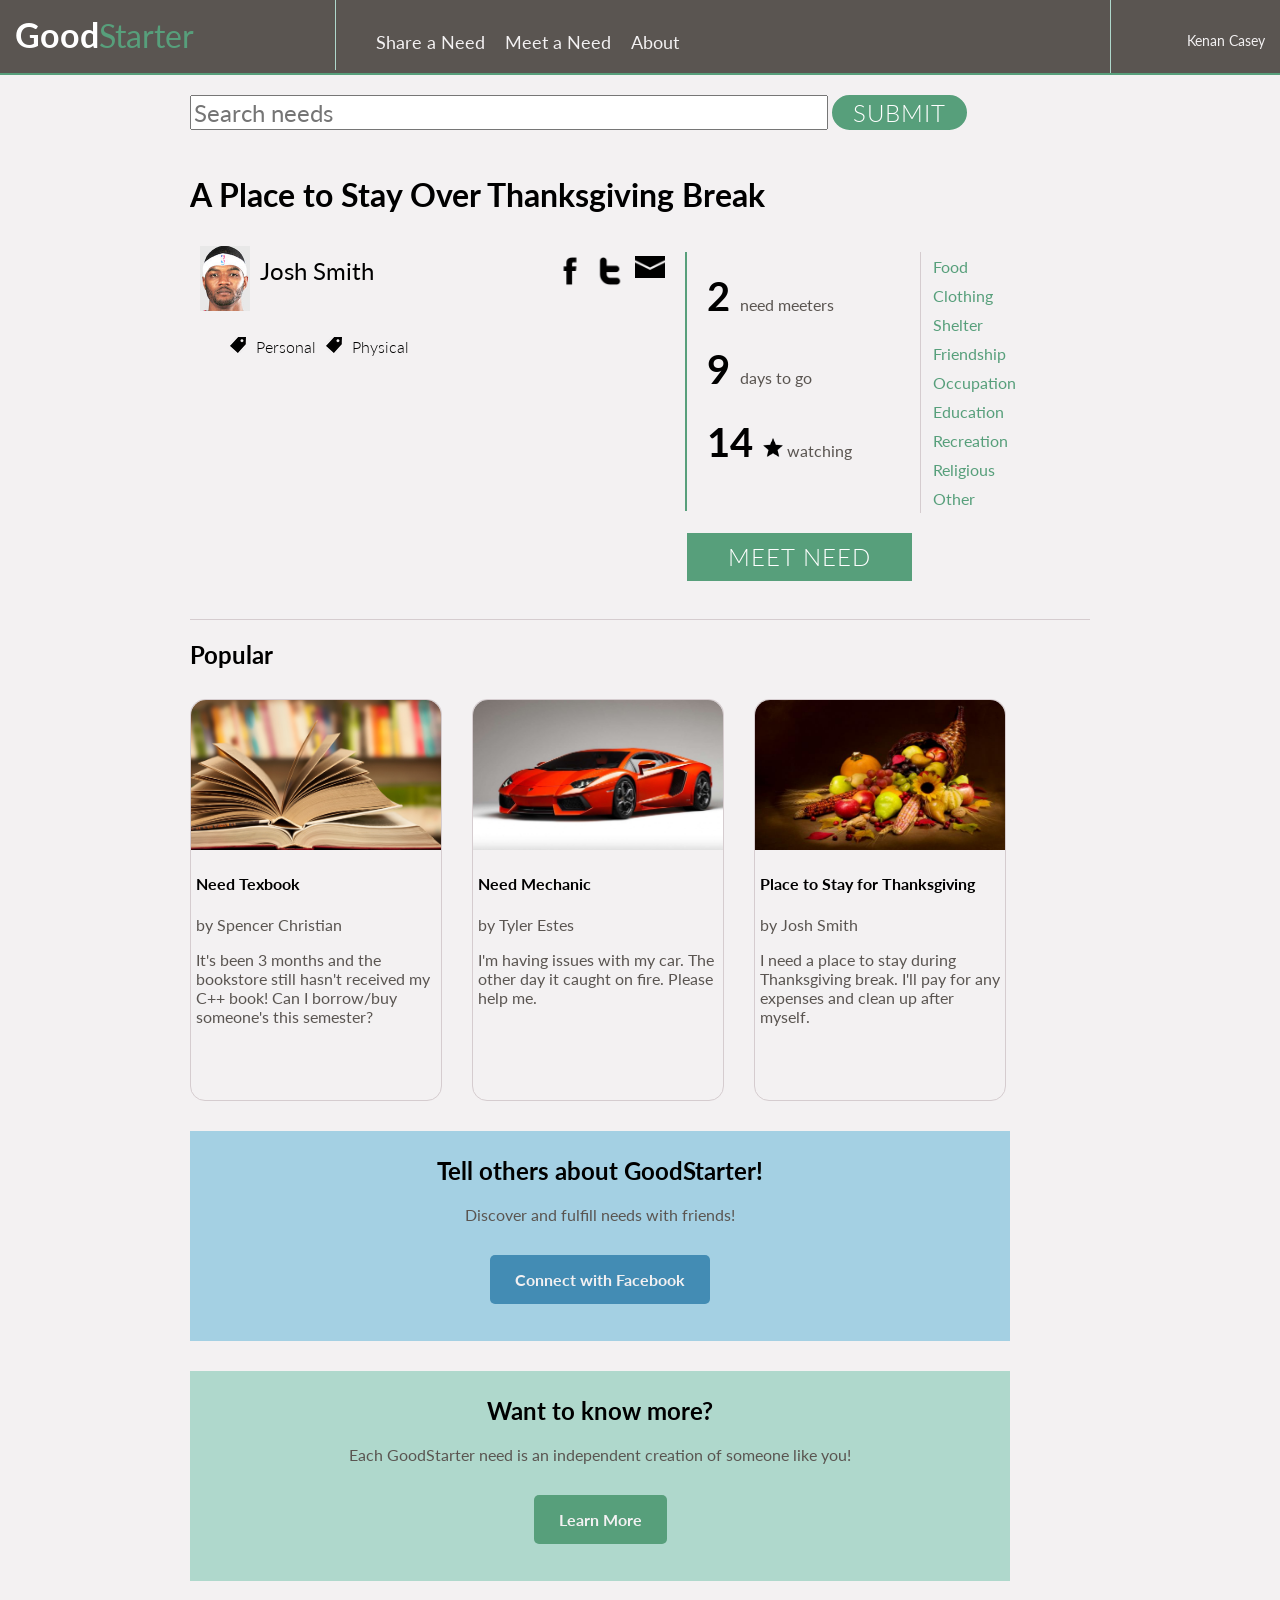
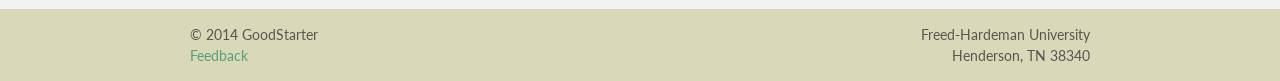
<file: index.html>
<!DOCTYPE html>

<head>
    <meta charset="utf-8">
    <meta http-equiv="X-UA-Compatible" content="IE=edge,chrome=1">
    <title>GoodStarter | Start something good.</title>
    <meta name="description" content="">
    <meta name="viewport" content="width=device-width initial-scale=1.0">

    <link href="css/normalize.css" rel='stylesheet' type='text/css'>
    <link href='http://fonts.googleapis.com/css?family=Lato:100,300,400,700,900' rel='stylesheet' type='text/css'>
    <link  href="css/modal.css" rel='stylesheet' type='text/css'>
    <link href="css/style.css" rel='stylesheet' type='text/css'>
    <script src="js/modernizr.custom.js"></script>
</head>

<body>
    
    <div class="md-modal md-effect-1" id="modal-1">
                    <div class="md-content">
                        <h3>Meet Need</h3>
                        <div>
                            <h4>Connect and Help </h4>
                            <label>email
                                <br />
                                <input type="text" name="email" id="email" placeholder="email@gmail.com"/>
                            </label>
                            
                            <label>message
                                <br />
                                <textarea name="message" id="message"  placeholder="I want to help you!" > </textarea>
                            </label>

                            <button class="md-close beautifulButton"> Send </button>
                            
                            
                            <button class="md-close cancelButton"> cancel </button>
                        </div>
                    </div>
                </div>
    
    <div class="globalContainer" > 

    <!--<div class="wrapper"> -->
    <header>

        <a id="logo" href="index.html"> <b>Good</b>Starter</a>
        <nav>
            <ul>
                <li>
                    <a href="#">Share a Need </a>
                </li>
                <li>
                    <a href="#">Meet a Need </a>
                </li>
                <li>
                    <a href="#">About</a>
                </li>

            </ul>
        </nav>


        <a id="userName" href="#"> Kenan Casey </a> 

    </header>

    
    
    <div class="container">
        
        <form action="#">
            <input type="search" id="search" placeholder="Search needs" />
            <input type="submit" id="submit" />
        </form>
        
        <section id="description">

            <h1> A Place to Stay Over Thanksgiving Break </h1>

            <div class="twoThirdsCol">

                <div id="authorInfo">
                    <img src="img/josh-smith.jpg" width="50px" />
                    <h2> Josh Smith </h2>

                    <ul>
                        <li>
                            <a href="#">
                                <img src="img/facebook31.png" />
                            </a>
                        </li>
                        <li>
                            <a href="#">
                                <img src="img/twitter20.png" />
                            </a>
                        </li>
                        <li>  
                            <a href="#">
                                <img src="img/new51.png" />
                            </a>
                        </li>
                    </ul>

                </div>

                <ul id="tags">
                    <li>Personal</li>
                    <li>Physical</li>
                </ul>

                <div class="video">
                    <iframe width="600" height="400" src="//www.youtube.com/embed/01TL9bUWr6I" frameborder="0" allowfullscreen=""></iframe>
                </div>

            </div>

            <div class="oneThirdCol">
                <ul id="stats">
                    <li> <span class="bigNumber"> 2 </span>
                        <span class="statDescription"> need meeters </span>
                    </li>
                    <li> <span class="bigNumber"> 9 </span>
                        <span class="statDescription"> days to go </span>
                    </li>
                    <li> <span class="bigNumber"> 14 </span> 
                        <img src="img/star138.png">
                        <span class="statDescription"> watching </span>
                    </li>
                </ul>

                <a class="beautifulButton md-trigger" data-modal="modal-1" href="#"> Meet Need</a>

                

            </div>
            
            <div id="categories">
                <ul>
                    <li><a href="#">Food</a></li>
                    <li><a href="#">Clothing</a></li>
                    <li><a href="#">Shelter</a></li>
                    <li><a href="#">Friendship</a></li>
                    <li><a href="#">Occupation</a></li>
                    <li><a href="#">Education</a></li>
                    <li><a href="#">Recreation</a></li>
                    <li><a href="#">Religious</a></li>
                    <li><a href="#">Other</a></li>
                </ul>
            </div>  

        </section>
        
        
        
        <section id="popular">
            <h2>Popular</h2>
            <div class="popular-box">
                <a href="#"><img src="img/books.jpg" alt="something1"/></a>
                <h4><a href="#">Need Texbook</a></h4>
                <p>by Spencer Christian</p>
                <p>It's been 3 months and the bookstore still hasn't received my C++ book!  Can I borrow/buy someone's this semester?</p>
            </div>
            <div class="popular-box">
                <a href="#"><img src="img/lamborgini.jpg" alt="something1"/></a>
                <h4><a href="#">Need Mechanic</a></h4>
                <p>by Tyler Estes</p>
                <p>I'm having issues with my car.  The other day it caught on fire.  Please help me.</p>
            </div>            
            <div class="popular-box">
                <a href="#"><img src="img/thanksgiving.jpg" alt="something1"/></a>
                <h4><a href="#">Place to Stay for Thanksgiving</a></h4>
                <p>by Josh Smith</p>
                <p>I need a place to stay during Thanksgiving break.  I'll pay for any expenses and clean up after myself.</p>
            </div>            
        </section>
        
        <section id="social">
            <h2>Tell others about GoodStarter!</h2>
            <p>Discover and fulfill needs with friends!</p>
            <a href="#">Connect with Facebook</a>
        </section>        
        
        <section id="learnMore">
            <h2>Want to know more?</h2>
            <p>Each GoodStarter need is an independent creation of someone like you!</p>
            <a href="#">Learn More</a>
        </section>
        
        
    </div>

    <div class="md-overlay"></div>
    <!-- the overlay element -->

    <!--<div class="push"></div> -->

    <!--</div> -->
    <footer>
        <div class="container">

            <div class="fl">

                <p>&copy; 2014 GoodStarter
                    <br /> <a href="#">Feedback</a> 
                </p>

            </div>           
            
            
            
            <div class="fr">
                <p>Freed-Hardeman University
                    <br />Henderson, TN 38340</p>
                <!--<img src="img/fhu_logo.png" /> -->
            </div>
        </div>
    </footer>

    
    
    </div> <!-- end globalContainer --> 
    
    <div class="md-overlay"> </div>
    <!-- the overlay element -->

    <!-- classie.js by @desandro: https://github.com/desandro/classie -->
    <script src="js/classie.js"></script>
    <script src="js/modalEffects.js"></script>

    <!-- for the blur effect -->
    <!-- by @derSchepp https://github.com/Schepp/CSS-Filters-Polyfill -->
    <script>
        // this is important for IEs
        var polyfilter_scriptpath = '/js/';
    </script>
    <script src="js/cssParser.js"></script>
    <script src="js/css-filters-polyfill.js"></script>

</body>

</html>
</file>
<file: css/modal.css>
/* General styles for the modal */

/* 
Styles for the html/body for special modal where we want 3d effects
Note that we need a container wrapping all content on the page for the 
perspective effects (not including the modals and the overlay).
*/
.md-perspective,
.md-perspective body {
	height: 100%;
	overflow: hidden;
}

.md-perspective body  {
	background: #222;
	-webkit-perspective: 600px;
	-moz-perspective: 600px;
	perspective: 600px;
}

.container {
	min-height: 100%;
}

.md-modal {
	position: fixed;
	top: 50%;
	left: 50%;
	width: 50%;
	max-width: 730px;
	min-width: 320px;
	height: auto;
	z-index: 2000;
	visibility: hidden;
	-webkit-backface-visibility: hidden;
	-moz-backface-visibility: hidden;
	backface-visibility: hidden;
	-webkit-transform: translateX(-50%) translateY(-50%);
	-moz-transform: translateX(-50%) translateY(-50%);
	-ms-transform: translateX(-50%) translateY(-50%);
	transform: translateX(-50%) translateY(-50%);
}

.md-show {
	visibility: visible;
}

.md-overlay {
	position: fixed;
	width: 100%;
	height: 100%;
	visibility: hidden;
	top: 0;
	left: 0;
	z-index: 1000;
	opacity: 0;
	background: rgba(87,159,123,0.35);
	-webkit-transition: all 0.3s;
	-moz-transition: all 0.3s;
	transition: all 0.3s;
}

.md-show ~ .md-overlay {
	opacity: 1;
	visibility: visible;
}

/* Content styles */
.md-content {
	color: #fff;
	background: rgb(87,159,123);
	position: relative;
	border-radius: 3px;
	margin: 0 auto;
}

.md-content h3 {
	margin: 0;
	padding: 0.4em;
	text-align: center;
	font-size: 2.4em;
	font-weight: 300;
	opacity: 0.8;
	background: rgba(0,0,0,0.1);
	border-radius: 3px 3px 0 0;
}

.md-content > div {
	padding: 15px 40px 30px;
	margin: 0;
	font-weight: 300;
	font-size: 1.15em;
}

.md-content > div p {
	margin: 0;
	padding: 10px 0;
}

.md-content > div ul {
	margin: 0;
	padding: 0 0 30px 20px;
}

.md-content > div ul li {
	padding: 5px 0;
}

/*.md-content button {
	display: block;
	margin: 0 auto;
}*/

.md-content h4 {
    font-weight: 300;
    font-size: 1.5em;
    line-height: 2.0em;
    margin:0;
}

/* Individual modal styles with animations/transitions */

/* Effect 1: Fade in and scale up */
.md-effect-1 .md-content {
	-webkit-transform: scale(0.7);
	-moz-transform: scale(0.7);
	-ms-transform: scale(0.7);
	transform: scale(0.7);
	opacity: 0;
	-webkit-transition: all 0.3s;
	-moz-transition: all 0.3s;
	transition: all 0.3s;
}

.md-show.md-effect-1 .md-content {
	-webkit-transform: scale(1);
	-moz-transform: scale(1);
	-ms-transform: scale(1);
	transform: scale(1);
	opacity: 1;
}

/* Effect 2: Slide from the right */
.md-effect-2 .md-content {
	-webkit-transform: translateX(20%);
	-moz-transform: translateX(20%);
	-ms-transform: translateX(20%);
	transform: translateX(20%);
	opacity: 0;
	-webkit-transition: all 0.3s cubic-bezier(0.25, 0.5, 0.5, 0.9);
	-moz-transition: all 0.3s cubic-bezier(0.25, 0.5, 0.5, 0.9);
	transition: all 0.3s cubic-bezier(0.25, 0.5, 0.5, 0.9);
}

.md-show.md-effect-2 .md-content {
	-webkit-transform: translateX(0);
	-moz-transform: translateX(0);
	-ms-transform: translateX(0);
	transform: translateX(0);
	opacity: 1;
}

/* Effect 3: Slide from the bottom */
.md-effect-3 .md-content {
	-webkit-transform: translateY(20%);
	-moz-transform: translateY(20%);
	-ms-transform: translateY(20%);
	transform: translateY(20%);
	opacity: 0;
	-webkit-transition: all 0.3s;
	-moz-transition: all 0.3s;
	transition: all 0.3s;
}

.md-show.md-effect-3 .md-content {
	-webkit-transform: translateY(0);
	-moz-transform: translateY(0);
	-ms-transform: translateY(0);
	transform: translateY(0);
	opacity: 1;
}

/* Effect 4: Newspaper */
.md-effect-4 .md-content {
	-webkit-transform: scale(0) rotate(720deg);
	-moz-transform: scale(0) rotate(720deg);
	-ms-transform: scale(0) rotate(720deg);
	transform: scale(0) rotate(720deg);
	opacity: 0;
}

.md-show.md-effect-4 ~ .md-overlay,
.md-effect-4 .md-content {
	-webkit-transition: all 0.5s;
	-moz-transition: all 0.5s;
	transition: all 0.5s;
}

.md-show.md-effect-4 .md-content {
	-webkit-transform: scale(1) rotate(0deg);
	-moz-transform: scale(1) rotate(0deg);
	-ms-transform: scale(1) rotate(0deg);
	transform: scale(1) rotate(0deg);
	opacity: 1;
}

/* Effect 5: fall */
.md-effect-5.md-modal {
	-webkit-perspective: 1300px;
	-moz-perspective: 1300px;
	perspective: 1300px;
}

.md-effect-5 .md-content {
	-webkit-transform-style: preserve-3d;
	-moz-transform-style: preserve-3d;
	transform-style: preserve-3d;
	-webkit-transform: translateZ(600px) rotateX(20deg); 
	-moz-transform: translateZ(600px) rotateX(20deg); 
	-ms-transform: translateZ(600px) rotateX(20deg); 
	transform: translateZ(600px) rotateX(20deg); 
	opacity: 0;
}

.md-show.md-effect-5 .md-content {
	-webkit-transition: all 0.3s ease-in;
	-moz-transition: all 0.3s ease-in;
	transition: all 0.3s ease-in;
	-webkit-transform: translateZ(0px) rotateX(0deg);
	-moz-transform: translateZ(0px) rotateX(0deg);
	-ms-transform: translateZ(0px) rotateX(0deg);
	transform: translateZ(0px) rotateX(0deg); 
	opacity: 1;
}

/* Effect 6: side fall */
.md-effect-6.md-modal {
	-webkit-perspective: 1300px;
	-moz-perspective: 1300px;
	perspective: 1300px;
}

.md-effect-6 .md-content {
	-webkit-transform-style: preserve-3d;
	-moz-transform-style: preserve-3d;
	transform-style: preserve-3d;
	-webkit-transform: translate(30%) translateZ(600px) rotate(10deg); 
	-moz-transform: translate(30%) translateZ(600px) rotate(10deg);
	-ms-transform: translate(30%) translateZ(600px) rotate(10deg);
	transform: translate(30%) translateZ(600px) rotate(10deg); 
	opacity: 0;
}

.md-show.md-effect-6 .md-content {
	-webkit-transition: all 0.3s ease-in;
	-moz-transition: all 0.3s ease-in;
	transition: all 0.3s ease-in;
	-webkit-transform: translate(0%) translateZ(0) rotate(0deg);
	-moz-transform: translate(0%) translateZ(0) rotate(0deg);
	-ms-transform: translate(0%) translateZ(0) rotate(0deg);
	transform: translate(0%) translateZ(0) rotate(0deg);
	opacity: 1;
}

/* Effect 7:  slide and stick to top */
.md-effect-7{
	top: 0;
	-webkit-transform: translateX(-50%);
	-moz-transform: translateX(-50%);
	-ms-transform: translateX(-50%);
	transform: translateX(-50%);
}

.md-effect-7 .md-content {
	-webkit-transform: translateY(-200%);
	-moz-transform: translateY(-200%);
	-ms-transform: translateY(-200%);
	transform: translateY(-200%);
	-webkit-transition: all .3s;
	-moz-transition: all .3s;
	transition: all .3s;
	opacity: 0;
}

.md-show.md-effect-7 .md-content {
	-webkit-transform: translateY(0%);
	-moz-transform: translateY(0%);
	-ms-transform: translateY(0%);
	transform: translateY(0%);
	border-radius: 0 0 3px 3px;
	opacity: 1;
}

/* Effect 8: 3D flip horizontal */
.md-effect-8.md-modal {
	-webkit-perspective: 1300px;
	-moz-perspective: 1300px;
	perspective: 1300px;
}

.md-effect-8 .md-content {
	-webkit-transform-style: preserve-3d;
	-moz-transform-style: preserve-3d;
	transform-style: preserve-3d;
	-webkit-transform: rotateY(-70deg);
	-moz-transform: rotateY(-70deg);
	-ms-transform: rotateY(-70deg);
	transform: rotateY(-70deg);
	-webkit-transition: all 0.3s;
	-moz-transition: all 0.3s;
	transition: all 0.3s;
	opacity: 0;
}

.md-show.md-effect-8 .md-content {
	-webkit-transform: rotateY(0deg);
	-moz-transform: rotateY(0deg);
	-ms-transform: rotateY(0deg);
	transform: rotateY(0deg);
	opacity: 1;
}

/* Effect 9: 3D flip vertical */
.md-effect-9.md-modal {
	-webkit-perspective: 1300px;
	-moz-perspective: 1300px;
	perspective: 1300px;
}

.md-effect-9 .md-content {
	-webkit-transform-style: preserve-3d;
	-moz-transform-style: preserve-3d;
	transform-style: preserve-3d;
	-webkit-transform: rotateX(-70deg);
	-moz-transform: rotateX(-70deg);
	-ms-transform: rotateX(-70deg);
	transform: rotateX(-70deg);
	-webkit-transition: all 0.3s;
	-moz-transition: all 0.3s;
	transition: all 0.3s;
	opacity: 0;
}

.md-show.md-effect-9 .md-content {
	-webkit-transform: rotateX(0deg);
	-moz-transform: rotateX(0deg);
	-ms-transform: rotateX(0deg);
	transform: rotateX(0deg);
	opacity: 1;
}

/* Effect 10: 3D sign */
.md-effect-10.md-modal {
	-webkit-perspective: 1300px;
	-moz-perspective: 1300px;
	perspective: 1300px;
}

.md-effect-10 .md-content {
	-webkit-transform-style: preserve-3d;
	-moz-transform-style: preserve-3d;
	transform-style: preserve-3d;
	-webkit-transform: rotateX(-60deg);
	-moz-transform: rotateX(-60deg);
	-ms-transform: rotateX(-60deg);
	transform: rotateX(-60deg);
	-webkit-transform-origin: 50% 0;
	-moz-transform-origin: 50% 0;
	transform-origin: 50% 0;
	opacity: 0;
	-webkit-transition: all 0.3s;
	-moz-transition: all 0.3s;
	transition: all 0.3s;
}

.md-show.md-effect-10 .md-content {
	-webkit-transform: rotateX(0deg);
	-moz-transform: rotateX(0deg);
	-ms-transform: rotateX(0deg);
	transform: rotateX(0deg);
	opacity: 1;
}

/* Effect 11: Super scaled */
.md-effect-11 .md-content {
	-webkit-transform: scale(2);
	-moz-transform: scale(2);
	-ms-transform: scale(2);
	transform: scale(2);
	opacity: 0;
	-webkit-transition: all 0.3s;
	-moz-transition: all 0.3s;
	transition: all 0.3s;
}

.md-show.md-effect-11 .md-content {
	-webkit-transform: scale(1);
	-moz-transform: scale(1);
	-ms-transform: scale(1);
	transform: scale(1);
	opacity: 1;
}

/* Effect 12:  Just me */
.md-effect-12 .md-content {
	-webkit-transform: scale(0.8);
	-moz-transform: scale(0.8);
	-ms-transform: scale(0.8);
	transform: scale(0.8);
	opacity: 0;
	-webkit-transition: all 0.3s;
	-moz-transition: all 0.3s;
	transition: all 0.3s;
}

.md-show.md-effect-12 ~ .md-overlay {
	background: #e74c3c;
} 

.md-effect-12 .md-content h3,
.md-effect-12 .md-content {
	background: transparent;
}

.md-show.md-effect-12 .md-content {
	-webkit-transform: scale(1);
	-moz-transform: scale(1);
	-ms-transform: scale(1);
	transform: scale(1);
	opacity: 1;
}

/* Effect 13: 3D slit */
.md-effect-13.md-modal {
	-webkit-perspective: 1300px;
	-moz-perspective: 1300px;
	perspective: 1300px;
}

.md-effect-13 .md-content {
	-webkit-transform-style: preserve-3d;
	-moz-transform-style: preserve-3d;
	transform-style: preserve-3d;
	-webkit-transform: translateZ(-3000px) rotateY(90deg);
	-moz-transform: translateZ(-3000px) rotateY(90deg);
	-ms-transform: translateZ(-3000px) rotateY(90deg);
	transform: translateZ(-3000px) rotateY(90deg);
	opacity: 0;
}

.md-show.md-effect-13 .md-content {
	-webkit-animation: slit .7s forwards ease-out;
	-moz-animation: slit .7s forwards ease-out;
	animation: slit .7s forwards ease-out;
}

@-webkit-keyframes slit {
	50% { -webkit-transform: translateZ(-250px) rotateY(89deg); opacity: .5; -webkit-animation-timing-function: ease-out;}
	100% { -webkit-transform: translateZ(0) rotateY(0deg); opacity: 1; }
}

@-moz-keyframes slit {
	50% { -moz-transform: translateZ(-250px) rotateY(89deg); opacity: .5; -moz-animation-timing-function: ease-out;}
	100% { -moz-transform: translateZ(0) rotateY(0deg); opacity: 1; }
}

@keyframes slit {
	50% { transform: translateZ(-250px) rotateY(89deg); opacity: 1; animation-timing-function: ease-in;}
	100% { transform: translateZ(0) rotateY(0deg); opacity: 1; }
}

/* Effect 14:  3D Rotate from bottom */
.md-effect-14.md-modal {
	-webkit-perspective: 1300px;
	-moz-perspective: 1300px;
	perspective: 1300px;
}

.md-effect-14 .md-content {
	-webkit-transform-style: preserve-3d;
	-moz-transform-style: preserve-3d;
	transform-style: preserve-3d;
	-webkit-transform: translateY(100%) rotateX(90deg);
	-moz-transform: translateY(100%) rotateX(90deg);
	-ms-transform: translateY(100%) rotateX(90deg);
	transform: translateY(100%) rotateX(90deg);
	-webkit-transform-origin: 0 100%;
	-moz-transform-origin: 0 100%;
	transform-origin: 0 100%;
	opacity: 0;
	-webkit-transition: all 0.3s ease-out;
	-moz-transition: all 0.3s ease-out;
	transition: all 0.3s ease-out;
}

.md-show.md-effect-14 .md-content {
	-webkit-transform: translateY(0%) rotateX(0deg);
	-moz-transform: translateY(0%) rotateX(0deg);
	-ms-transform: translateY(0%) rotateX(0deg);
	transform: translateY(0%) rotateX(0deg);
	opacity: 1;
}

/* Effect 15:  3D Rotate in from left */
.md-effect-15.md-modal {
	-webkit-perspective: 1300px;
	-moz-perspective: 1300px;
	perspective: 1300px;
}

.md-effect-15 .md-content {
	-webkit-transform-style: preserve-3d;
	-moz-transform-style: preserve-3d;
	transform-style: preserve-3d;
	-webkit-transform: translateZ(100px) translateX(-30%) rotateY(90deg);
	-moz-transform: translateZ(100px) translateX(-30%) rotateY(90deg);
	-ms-transform: translateZ(100px) translateX(-30%) rotateY(90deg);
	transform: translateZ(100px) translateX(-30%) rotateY(90deg);
	-webkit-transform-origin: 0 100%;
	-moz-transform-origin: 0 100%;
	transform-origin: 0 100%;
	opacity: 0;
	-webkit-transition: all 0.3s;
	-moz-transition: all 0.3s;
	transition: all 0.3s;
}

.md-show.md-effect-15 .md-content {
	-webkit-transform: translateZ(0px) translateX(0%) rotateY(0deg);
	-moz-transform: translateZ(0px) translateX(0%) rotateY(0deg);
	-ms-transform: translateZ(0px) translateX(0%) rotateY(0deg);
	transform: translateZ(0px) translateX(0%) rotateY(0deg);
	opacity: 1;
}

/* Effect 16:  Blur */
.md-show.md-effect-16 ~ .md-overlay {
	background: rgba(180,46,32,0.5);
}

.md-show.md-effect-16 ~ .container {
	-webkit-filter: blur(3px);
	-moz-filter: blur(3px);
	filter: blur(3px);
}

.md-effect-16 .md-content {
	-webkit-transform: translateY(-5%);
	-moz-transform: translateY(-5%);
	-ms-transform: translateY(-5%);
	transform: translateY(-5%);
	opacity: 0;
}

.md-show.md-effect-16 ~ .container,
.md-effect-16 .md-content {
	-webkit-transition: all 0.3s;
	-moz-transition: all 0.3s;
	transition: all 0.3s;
}

.md-show.md-effect-16 .md-content {
	-webkit-transform: translateY(0);
	-moz-transform: translateY(0);
	-ms-transform: translateY(0);
	transform: translateY(0);
	opacity: 1;
}

/* Effect 17:  Slide in from bottom with perspective on container */
.md-show.md-effect-17 ~ .container {
	height: 100%;
	overflow: hidden;
	-webkit-transition: -webkit-transform 0.3s;
	-moz-transition: -moz-transform 0.3s;
	transition: transform 0.3s;
}	

.md-show.md-effect-17 ~ .container,
.md-show.md-effect-17 ~ .md-overlay  {
	-webkit-transform: rotateX(-2deg);
	-moz-transform: rotateX(-2deg);
	-ms-transform: rotateX(-2deg);
	transform: rotateX(-2deg);
	-webkit-transform-origin: 50% 0%;
	-moz-transform-origin: 50% 0%;
	transform-origin: 50% 0%;
	-webkit-transform-style: preserve-3d;
	-moz-transform-style: preserve-3d;
	transform-style: preserve-3d;
}

.md-effect-17 .md-content {
	opacity: 0;
	-webkit-transform: translateY(200%);
	-moz-transform: translateY(200%);
	-ms-transform: translateY(200%);
	transform: translateY(200%);
}

.md-show.md-effect-17 .md-content {
	-webkit-transform: translateY(0);
	-moz-transform: translateY(0);
	-ms-transform: translateY(0);
	transform: translateY(0);
	opacity: 1;
	-webkit-transition: all 0.3s 0.2s;
	-moz-transition: all 0.3s 0.2s;
	transition: all 0.3s 0.2s;
}

/* Effect 18:  Slide from right with perspective on container */
.md-show.md-effect-18 ~ .container {
	height: 100%;
	overflow: hidden;
}

.md-show.md-effect-18 ~ .md-overlay {
	background: rgba(143,27,15,0.8);
	-webkit-transition: all 0.5s;
	-moz-transition: all 0.5s;
	transition: all 0.5s;
}

.md-show.md-effect-18 ~ .container,
.md-show.md-effect-18 ~ .md-overlay {
	-webkit-transform-style: preserve-3d;
	-webkit-transform-origin: 0% 50%;
	-webkit-animation: rotateRightSideFirst 0.5s forwards ease-in;
	-moz-transform-style: preserve-3d;
	-moz-transform-origin: 0% 50%;
	-moz-animation: rotateRightSideFirst 0.5s forwards ease-in;
	transform-style: preserve-3d;
	transform-origin: 0% 50%;
	animation: rotateRightSideFirst 0.5s forwards ease-in;
}

@-webkit-keyframes rotateRightSideFirst {
	50% { -webkit-transform: translateZ(-50px) rotateY(5deg); -webkit-animation-timing-function: ease-out; }
	100% { -webkit-transform: translateZ(-200px); }
}

@-moz-keyframes rotateRightSideFirst {
	50% { -moz-transform: translateZ(-50px) rotateY(5deg); -moz-animation-timing-function: ease-out; }
	100% { -moz-transform: translateZ(-200px); }
}

@keyframes rotateRightSideFirst {
	50% { transform: translateZ(-50px) rotateY(5deg); animation-timing-function: ease-out; }
	100% { transform: translateZ(-200px); }
}

.md-effect-18 .md-content {
	-webkit-transform: translateX(200%);
	-moz-transform: translateX(200%);
	-ms-transform: translateX(200%);
	transform: translateX(200%);
	opacity: 0;
}

.md-show.md-effect-18 .md-content {
	-webkit-transform: translateX(0);
	-moz-transform: translateX(0);
	-ms-transform: translateX(0);
	transform: translateX(0);
	opacity: 1;
	-webkit-transition: all 0.5s 0.1s;
	-moz-transition: all 0.5s 0.1s;
	transition: all 0.5s 0.1s;
}

/* Effect 19:  Slip in from the top with perspective on container */
.md-show.md-effect-19 ~ .container {
	height: 100%;
	overflow: hidden;
}

.md-show.md-effect-19 ~ .md-overlay {
	-webkit-transition: all 0.5s;
	-moz-transition: all 0.5s;
	transition: all 0.5s;
}

.md-show.md-effect-19 ~ .container,
.md-show.md-effect-19 ~ .md-overlay {
	-webkit-transform-style: preserve-3d;
	-webkit-transform-origin: 50% 100%;
	-webkit-animation: OpenTop 0.5s forwards ease-in;
	-moz-transform-style: preserve-3d;
	-moz-transform-origin: 50% 100%;
	-moz-animation: OpenTop 0.5s forwards ease-in;
	transform-style: preserve-3d;
	transform-origin: 50% 100%;
	animation: OpenTop 0.5s forwards ease-in;
}

@-webkit-keyframes OpenTop {
	50% { 
		-webkit-transform: rotateX(10deg); 
		-webkit-animation-timing-function: ease-out; 
	}
}

@-moz-keyframes OpenTop {
	50% { 
		-moz-transform: rotateX(10deg); 
		-moz-animation-timing-function: ease-out; 
	}
}

@keyframes OpenTop {
	50% { 
		transform: rotateX(10deg); 
		animation-timing-function: ease-out; 
	}
}

.md-effect-19 .md-content {
	-webkit-transform: translateY(-200%);
	-moz-transform: translateY(-200%);
	-ms-transform: translateY(-200%);
	transform: translateY(-200%);
	opacity: 0;
}

.md-show.md-effect-19 .md-content {
	-webkit-transform: translateY(0);
	-moz-transform: translateY(0);
	-ms-transform: translateY(0);
	transform: translateY(0);
	opacity: 1;
	-webkit-transition: all 0.5s 0.1s;
	-moz-transition: all 0.5s 0.1s;
	transition: all 0.5s 0.1s;
}

@media screen and (max-width: 32em) {
	body { font-size: 75%; }
}
</file>
<file: css/style.css>
/* 

#5A5551 : Dark Grey
#F3F1F2 : Light Grey
#D9D8B9 : Beige
#579F7B : Beautiful Green
#AFD8CC : Light Green

*/

html {
    position: relative;
    min-height: 100%;
}

body {
    background: #F3F1F2;
    font-family: 'Lato', sans-serif;
    height: 100%;
    margin: 0 0 70px; /* bottom = footer height */
}
header {
    background: #5A5551;
    width: 100%;
    overflow: auto;
    border-bottom: 2px solid #579F7B;
}
#logo {
    width: 25%;
    float: left;
    font-size: 2em;
    color: #579F7B;
    text-decoration: none;
    padding-top: 15px;
    padding-left: 15px;
    padding-bottom: 15px;
    border-right: 1px solid #AFD8CC;
    transition: all 0.4s ease;
}
#logo b {
    color: white;
    font-size: 1.05em;
    transition: all 0.4s ease;
}
#logo:hover {
    color: white;
}
#logo:hover b {
    color: #579F7B;
}
nav {
    width: 55%;
    float: left;
    padding-top: 32px;
    
    margin: 0;
}
nav ul {
    list-style: none;
    margin: 0;
}
nav ul li {
    float: left;
    margin-right: 20px;
}
nav ul li a {
    color: #f3f1f2;
    text-decoration: none;
    font-size: 1.1em;
}
nav ul li a:hover {
    color: #AFD8CC;
}
#userName {
    width: 12%;
    float: right;
    padding-top: 32px;
    padding-right: 15px;
    padding-bottom: 24px;
    text-decoration: none;
    text-align: right;
    color: #F3F1F2;
    font-size: 0.9em;
    border-left: 1px solid #AFD8CC;
}
#userName:hover {
    color: #AFD8CC;
}

.container {
    max-width: 900px;
    margin: 0 auto;
    overflow: auto;
}

.globalContainer {
    min-height: 100%;
}

/*.wrapper {
    margin: 0 auto -80px;
    min-height: 100%;
}*/

.twoThirdsCol {
    width: 55%;
    float: left;
}
.oneThirdCol {
    width: 25%;
    float: left;
}
#authorInfo {
    overflow: auto;
}
#authorInfo>img {
    float: left;
    margin: 10px;
}
#authorInfo ul {
    list-style: none;
    float: right;
    margin-right: 10px;
    margin-top: 20px;
}
#authorInfo ul li {
    float: left;
    width: 40px;
    height: 40px;
}
#authorInfo ul li img {
    width: 30px;
}
#authorInfo h2 {
    width: 40%;
    float: left;
    font-weight: 400;
}
#tags {
    clear: both;
    list-style: none;
    margin-bottom: 10px;
    overflow: auto;
    float: left;
}
#tags li {
    float: left;
    margin-right: 10px;
    font-weight: 300;
}
#tags li:before {
    content: url(../img/tag2.png);
    padding-right: 10px;
}

.video {
  position: relative;
  width: 95%;
  height: 0;
  padding-bottom: 56.25%;
}

.video iframe {
  position: absolute;
  top: 0;
  left: 0;
  width: 100%;
  height: 100%;
}

#stats {
    list-style: none;
    border-left: 2px solid #579F7B;
    padding: 20px;
    overflow: auto;
}

#stats li {
    margin-bottom: 25px;
    
}

#stats .bigNumber {
    font-size: 2.5em;
    font-weight: 700;
    
}

#stats .statDescription {
    display:inline-block;
    color: #5A5551;
}

#stats img {
    width:20px;
}

.beautifulButton {
    display: block;
    background: #579F7B;
    text-decoration: none;
    text-align: center;
    color: white;
    font-weight: 300;
    font-size: 1.5em;
    margin-top: 20px;
    border:2px solid #F3F1F2;
    transition: all 0.5s ease;
    text-transform: uppercase;
    border-radius: 1px;
    letter-spacing: 1px;

    width:100%;
    height: 2em;
    line-height: 2em;
    outline: none;	
}

.beautifulButton:hover {
    background: #F3F1F2;
    border:2px solid #AFD8CC;
    color: #579F7B;
}

.cancelButton {
    outline: none;
    display: block;
    margin-top:20px;
    
    width:100%;
    height: 2.5em;
    line-height: 2.5em;
    
    background: rgba(0,0,0, 0.2);
    text-decoration: none;
    text-align: center;
    text-transform: uppercase;
    color: white;
    font-weight: 300;
    font-size: 1.0em;
    margin-top: 20px;
    border:2px solid #579F7B;
    border-radius: 1px;
    transition: all 0.5s ease;
}

input {
    font-size: 1.5em;
    width: 100%;   
    color: black;
    margin-bottom: 1em;
}

textarea {
    font-size: 1.2em;
    width: 100%;
    height: 4em; 
    color: black;
    margin-bottom: 1em;
}

#response {
    clear: both;
}

#description{
    display: block;
    overflow: auto;
}

/*footer, .push {
     height: 70px;
}*/

footer {
    position: absolute;
    left: 0;
    bottom: 0;
 
    
    background: #D9D8B9;
    width: 100%;
    overflow: auto;
}

footer p {
    color: #5A5551;
    font-weight: 400;
    font-size: 0.9em;
    line-height: 1.5em;
}

footer a {
    color: #579F7B;
    text-decoration: none;
}

footer a:hover {
    color: #5A5551;
}

.fr {
    float:right;  
    width: 20%;
    text-align: right;
}

.fl {
    float:left;
    width: 20%;
}


/* --------------- CATEGORIES --------------- */

/* --- search / buttons --- */
#search{
    width: 70%;
}

#submit{
    background: #579F7B;
    text-decoration: none;
    text-align: center;
    color: white;
    font-weight: 300;
    font-size: 1.5em;
    margin-top: 20px;
    border:2px solid #579F7B;
    border-radius: 20px;
    text-transform: uppercase;
    letter-spacing: 1px;
    width:15%;
    transition: all 0.2s ease

}

#submit:hover{
    background: #AFD8CC;
    border:2px solid #AFD8CC;
}
.buttonRow{
    width: 100%;
    overflow: auto;
}


#categories{
    float: left;
    width: 10%;
    margin-left: 10px;
}

#categories ul{
    padding: 0;
    padding-left: 12px;
    list-style-type: none;
    border-left: 1px solid #d5cccf;
}

#categories ul li{
    list-style: none;
    padding-top: 5px;
    padding-bottom: 5px;
}

#categories ul li a{
    text-decoration: none;
    color: #579F7B;
}

#categories ul li a:hover{
    color: #5A5551;
    padding-bottom: 3px;
    border-bottom: 1px solid #5A5551;
}


/* -------------- POPULAR ------------------*/

#popular{
    display: block;
    border-top: 1px solid #d5cccf;
    margin-top: 20px;
    margin-bottom: 20px;
    overflow: auto;
}

.popular-box{
    float: left;
    margin-top: 10px;
    margin-bottom: 10px;
    margin-right: 30px;
    width: 250px;
    height: 400px;
    border: 1px solid #d5cccf;
    border-radius: 15px;
}

.popular-box p{
    padding-left: 5px;
    padding-right: 5px;
    color: #5A5551;
}

.popular-box h4 a{
    text-decoration: none;
    color: black;
    padding-left: 5px;
    padding-right: 5px;
}

.popular-box a img{
    width: 250px;
    height: 150px;
    border-radius: 15px;
    border-bottom-left-radius: 0px;
    border-bottom-right-radius: 0px;
}

#learnMore{
    text-align: center;
    background-color: #AFD8CC;
    padding: 5px;
    width: 90%;
    height: 200px;
    margin-bottom: 30px;
}

#learnMore p{
    color: #5A5551;
}

#learnMore a{
    font-weight: bold;
    display: inline-block;
    margin-top: 15px;
    padding-top: 15px;
    padding-bottom: 15px;
    padding-left: 25px;
    padding-right: 25px;
    text-decoration: none;
    color: #F3F1F2;
    background-color: #579F7B;
    border-radius: 5px;
    transition: all 0.4s ease;

}

#learnMore a:hover{
    background-color: #2d513f;
    transition: all 0.4s ease;
}

#social{
    text-align: center;
    background-color: #a4d0e3;
    padding: 5px;
    width: 90%;
    height: 200px;
    margin-bottom: 30px;

}

#social p{
    color: #5A5551;
}

#social a{
    font-weight: bold;
    display: inline-block;
    margin-top: 15px;
    padding-top: 15px;
    padding-bottom: 15px;
    padding-left: 25px;
    padding-right: 25px;
    text-decoration: none;
    color: #F3F1F2;
    background-color: #438cb4;
    border-radius: 5px;
    transition: all 0.4s ease;

}

#social a:hover{
    background-color: #2c4b76;
    transition: all 0.4s ease;
}
</file>
